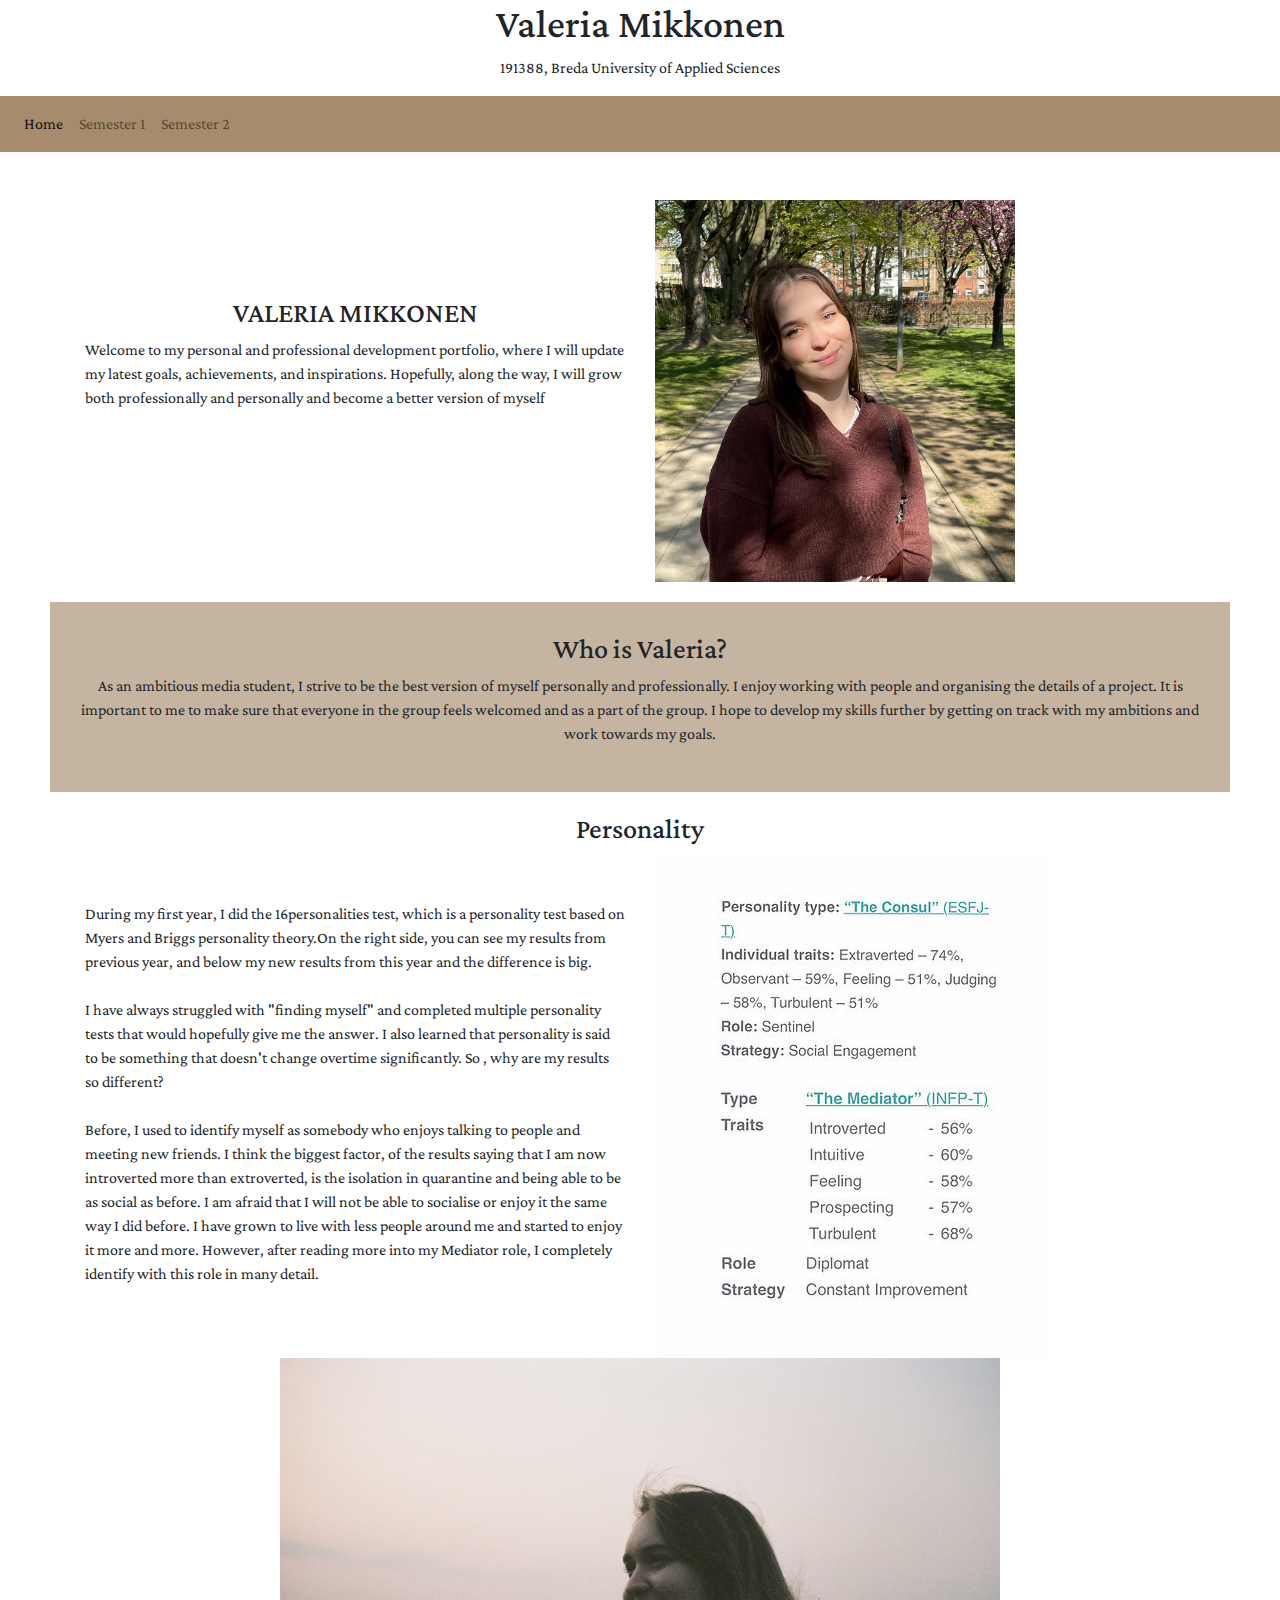
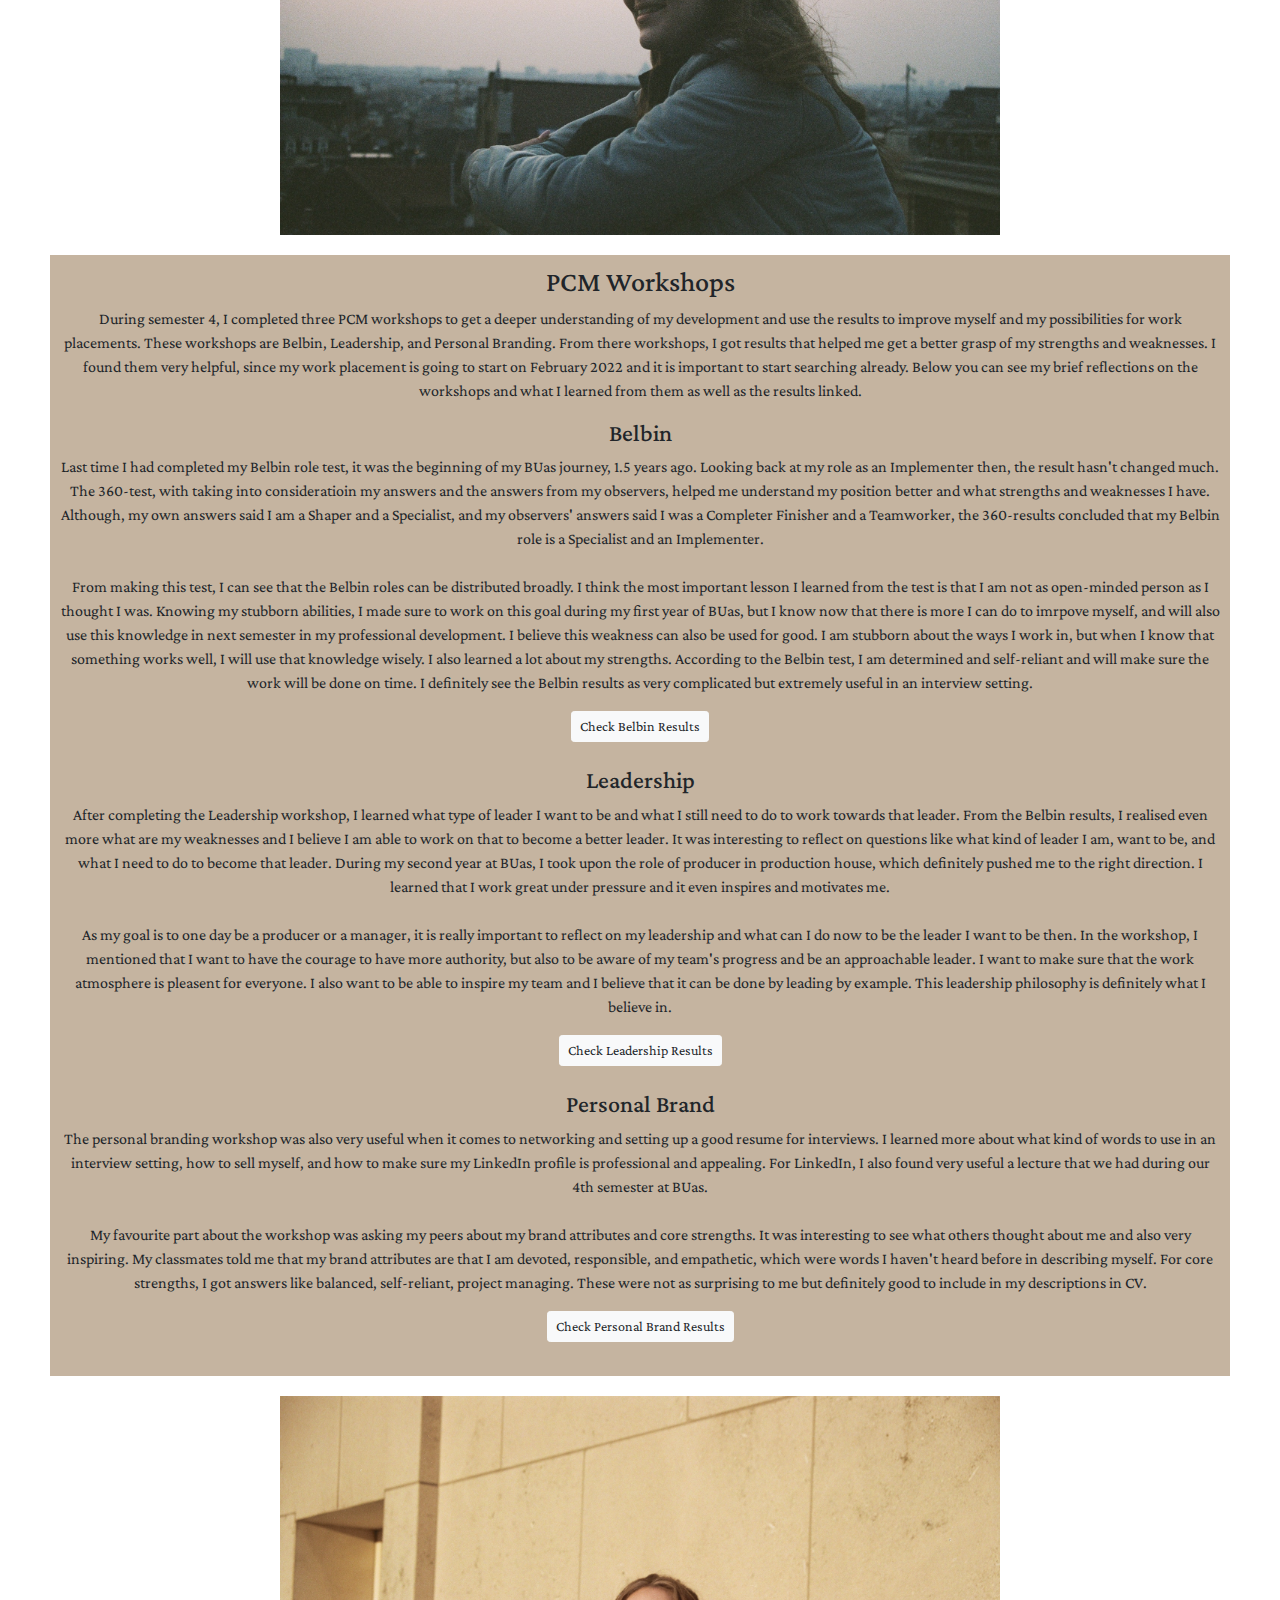
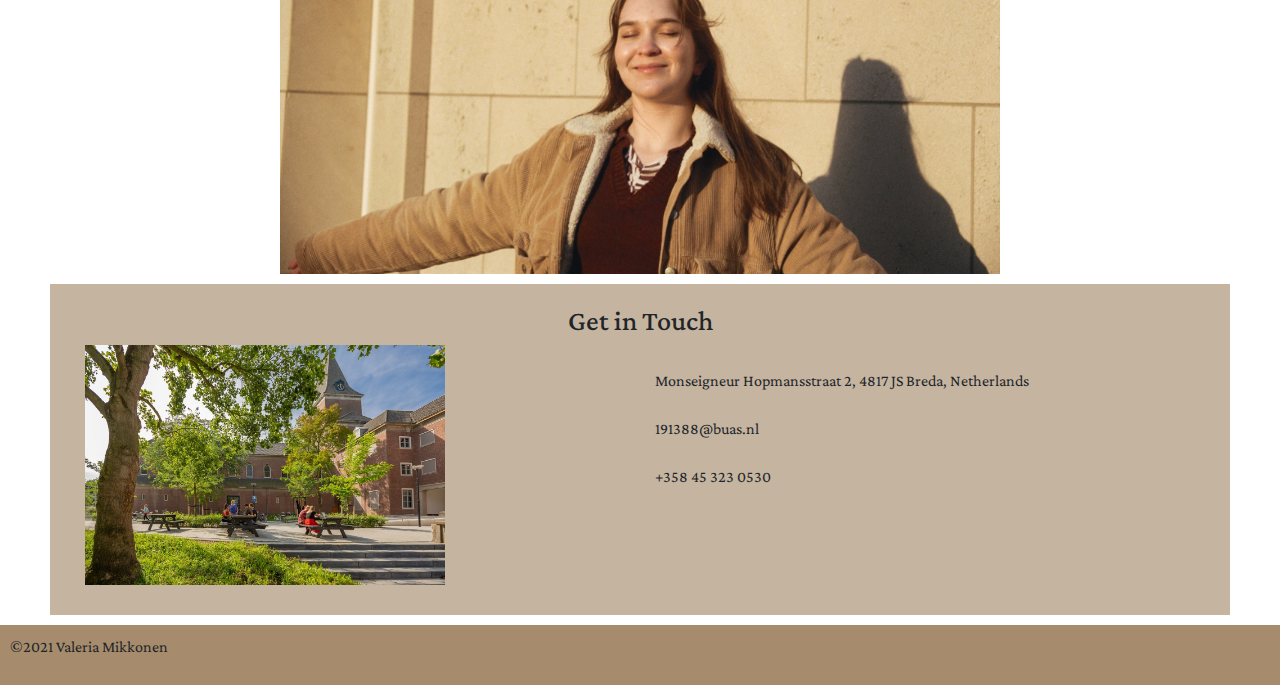
<file: index.html>
<!doctype html>
<html>
<head>
<meta charset="UTF-8">
<meta name="viewport" content="width=device-width, initial-scale=1, shrink-to-fit=no">
	<link rel="stylesheet" href="css/bootstrap.min.css">
	<link href="css/styles.css" rel="stylesheet" type="text/css">
	<style type="text/css">
    </style>
	
<link rel="preconnect" href="https://fonts.gstatic.com"> 
<link href="https://fonts.googleapis.com/css2?family=Crimson+Pro:wght@200&display=swap" rel="stylesheet">
	
<title>PCM Portfolio</title>
</head>

<body>
<!-- title starts -->
<header>
	<h1>Valeria Mikkonen</h1>
	<p>191388, Breda University of Applied Sciences</p>
</header>
<!-- title ends -->
	
<!-- navigation starts -->
<nav class="navbar navbar-expand-lg navbar-light ">
  <button class="navbar-toggler" type="button" data-toggle="collapse" data-target="#navbarNav" aria-controls="navbarNav" aria-expanded="false" aria-label="Toggle navigation">
    <span class="navbar-toggler-icon"></span>
  </button>
  <div class="collapse navbar-collapse" id="navbarNav">
    <ul class="navbar-nav">
      <li class="nav-item active">
        <a class="nav-link" href="index.html">Home</a>
      </li>
      <li class="nav-item">
        <a class="nav-link" href="semester1.html">Semester 1</a>
      </li>
      <li class="nav-item">
        <a class="nav-link" href="semester2.html">Semester 2</a>
      </li>
    </ul>
  </div>
</nav>
<!-- navigation ends -->
	<br><br>
<!-- welcome starts -->

<div class="container">
	<div class="row">
		<div class="col-sm">
			<br><br><br><br>
			<h3>VALERIA MIKKONEN</h3>
			<p>Welcome to my personal and professional development portfolio, where I will update my latest goals, achievements, and inspirations. Hopefully, along the way, I will grow both professionally and personally and become a better version of myself</p>
		</div>
		<div class="col-sm">
			<img src="images/valeria.jpeg" alt="Valeria" width="360">
		</div>
	</div>
</div>
<!-- welcome ends -->
	
<!-- bio starts -->
<div class="bio">
	<h3>Who is Valeria?</h3>
	<p>As an ambitious media student, I strive to be the best version of myself personally and professionally. I enjoy working with people and organising the details of a project. It is important to me to make sure that everyone in the group feels welcomed and as a part of the group. I hope to develop my skills further by getting on track with my ambitions and work towards my goals.</p>
</div>
<!-- bio ends -->

<!-- personality starts -->
	<h3>Personality</h3>
<div class="container">
	<div class="row">
		<div class="col-sm">
<p><br><br>During my first year, I did the 16personalities test, which is a personality test based on Myers and Briggs personality theory.On the right side, you can see my results from previous year, and below my new results from this year and the difference is big.<br><br>
I have always struggled with "finding myself" and completed multiple personality tests that would hopefully give me the answer. I also learned that personality is said to be something that doesn't change overtime significantly. So , why are my results so different?<br><br>
Before, I used to identify myself as somebody who enjoys talking to people and meeting new friends. I think the biggest factor, of the results saying that I am now introverted more than extroverted, is the isolation in quarantine and being able to be as social as before. I am afraid that I will not be able to socialise or enjoy it the same way I did before. I have grown to live with less people around me and started to enjoy it more and more. However, after reading more into my Mediator role, I completely identify with this role in many detail.</p>
		</div>
		<div class="col-sm">
			<img src="images/personality.jpg" alt="Myers and Briggs">
		</div>
	</div>
</div>

<!-- personality ends -->
	
<!-- image starts -->
<div class="container">
	<div class="row">
		<div class="col-sm"></div>
		<div class="col-sm">
			<img src="images/valeria1.jpeg" alt="Valeria" width="720">
		</div>
		<div class="col-sm"></div>
	</div>
</div>
<!-- image ends -->
	
<!-- pcm workshops start -->
<div class="workshops">
<h3>PCM Workshops</h3>
	<p>During semester 4, I completed three PCM workshops to get a deeper understanding of my development and use the results to improve myself and my possibilities for work placements. These workshops are Belbin, Leadership, and Personal Branding. From there workshops, I got results that helped me get a better grasp of my strengths and weaknesses. I found them very helpful, since my work placement is going to start on February 2022 and it is important to start searching already. Below you can see my brief reflections on the workshops and what I learned from them as well as the results linked.</p>
	<h4>Belbin</h4>
		<p>Last time I had completed my Belbin role test, it was the beginning of my BUas journey, 1.5 years ago. Looking back at my role as an Implementer then, the result hasn't changed much. The 360-test, with taking into consideratioin my answers and the answers from my observers, helped me understand my position better and what strengths and weaknesses I have. Although, my own answers said I am a Shaper and a Specialist, and my observers' answers said I was a Completer Finisher and a Teamworker, the 360-results concluded that my Belbin role is a Specialist and an Implementer.<br><br> From making this test, I can see that the Belbin roles can be distributed broadly. I think the most important lesson I learned from the test is that I am not as open-minded person as I thought I was. Knowing my stubborn abilities, I made sure to work on this goal during my first year of BUas, but I know now that there is more I can do to imrpove myself, and will also use this knowledge in next semester in my professional development. I believe this weakness can also be used for good. I am stubborn about the ways I work in, but when I know that something works well, I will use that knowledge wisely. I also learned a lot about my strengths. According to the Belbin test, I am determined and self-reliant and will make sure the work will be done on time. I definitely see the Belbin results as very complicated but extremely useful in an interview setting.</p>
		<a href="https://drive.google.com/file/d/1bdmhmhEJ6wFl3eR_qQlbH1qdDfk3e3Wn/view?usp=sharing" type="button" class="btn btn-light btn-sm" target="_blank">Check Belbin Results</a><br><br>
	<h4>Leadership</h4>
		<p>After completing the Leadership workshop, I learned what type of leader I want to be and what I still need to do to work towards that leader. From the Belbin results, I realised even more what are my weaknesses and I believe I am able to work on that to become a better leader. It was interesting to reflect on questions like what kind of leader I am, want to be, and what I need to do to become that leader. During my second year at BUas, I took upon the role of producer in production house, which definitely pushed me to the right direction. I learned that I work great under pressure and it even inspires and motivates me.<br><br> As my goal is to one day be a producer or a manager, it is really important to reflect on my leadership and what can I do now to be the leader I want to be then. In the workshop, I mentioned that I want to have the courage to have more authority, but also to be aware of my team's progress and be an approachable leader. I want to make sure that the work atmosphere is pleasent for everyone. I also want to be able to inspire my team and I believe that it can be done by leading by example. This leadership philosophy is definitely what I believe in.</p>
		<a href="https://drive.google.com/file/d/1hbuAh4sEegVdxYG9zZJt2N6kwRVjcVIX/view?usp=sharing" type="button" class="btn btn-light btn-sm" target="_blank">Check Leadership Results</a><br><br>
	<h4>Personal Brand</h4>
		<p>The personal branding workshop was also very useful when it comes to networking and setting up a good resume for interviews. I learned more about what kind of words to use in an interview setting, how to sell myself, and how to make sure my LinkedIn profile is professional and appealing. For LinkedIn, I also found very useful a lecture that we had during our 4th semester at BUas.<br><br> My favourite part about the workshop was asking my peers about my brand attributes and core strengths. It was interesting to see what others thought about me and also very inspiring. My classmates told me that my brand attributes are that I am devoted, responsible, and empathetic, which were words I haven't heard before in describing myself. For core strengths, I got answers like balanced, self-reliant, project managing. These were not as surprising to me but definitely good to include in my descriptions in CV.</p>
		<a href="https://drive.google.com/file/d/1TlzDn9mF6yh1Q3NgU7DOqqKiGDWAMffA/view?usp=sharing" type="button" class="btn btn-light btn-sm" target="_blank">Check Personal Brand Results</a><br><br>
</div>
<!-- pcm workshops end -->
	
<!-- image 2 start -->
<div class="container">
	<div class="row">
		<div class="col-sm"></div>
		<div class="col-sm">
			<img src="images/valeria3.jpg" alt="Valeria" width="720">
		</div>
		<div class="col-sm"></div>
	</div>
</div>
<!-- image 2 ends -->
	
<!-- contact starts -->
<div class="contact">
	<h3>Get in Touch</h3>
<div class="container">
	<div class="row">
		<div class="col-sm">
			<img src="images/buas.jpg" alt="Buas" height="240">
		</div>
		<div class="col-sm">
	<p><br>Monseigneur Hopmansstraat 2, 4817 JS Breda, Netherlands<br><br>
191388@buas.nl<br><br>
+358 45 323 0530</p>
		</div>
	</div>
</div>
</div>
<!-- contact ends -->
	
<!-- footer starts -->
	<footer>
		<p class="text-left">&copy;2021 Valeria Mikkonen</p>
	</footer>
<!-- footer ends -->

<!-- Optional JavaScript -->
<!-- jQuery first (Popper.js is includedin the Bootstrap JS) then Bootstrap JS -->
	<script src="js/jquery-3.5.1.slim.min.js"></script>
    <script src="js/bootstrap.bundle.min.js"></script>
</body>
</html>
</file>
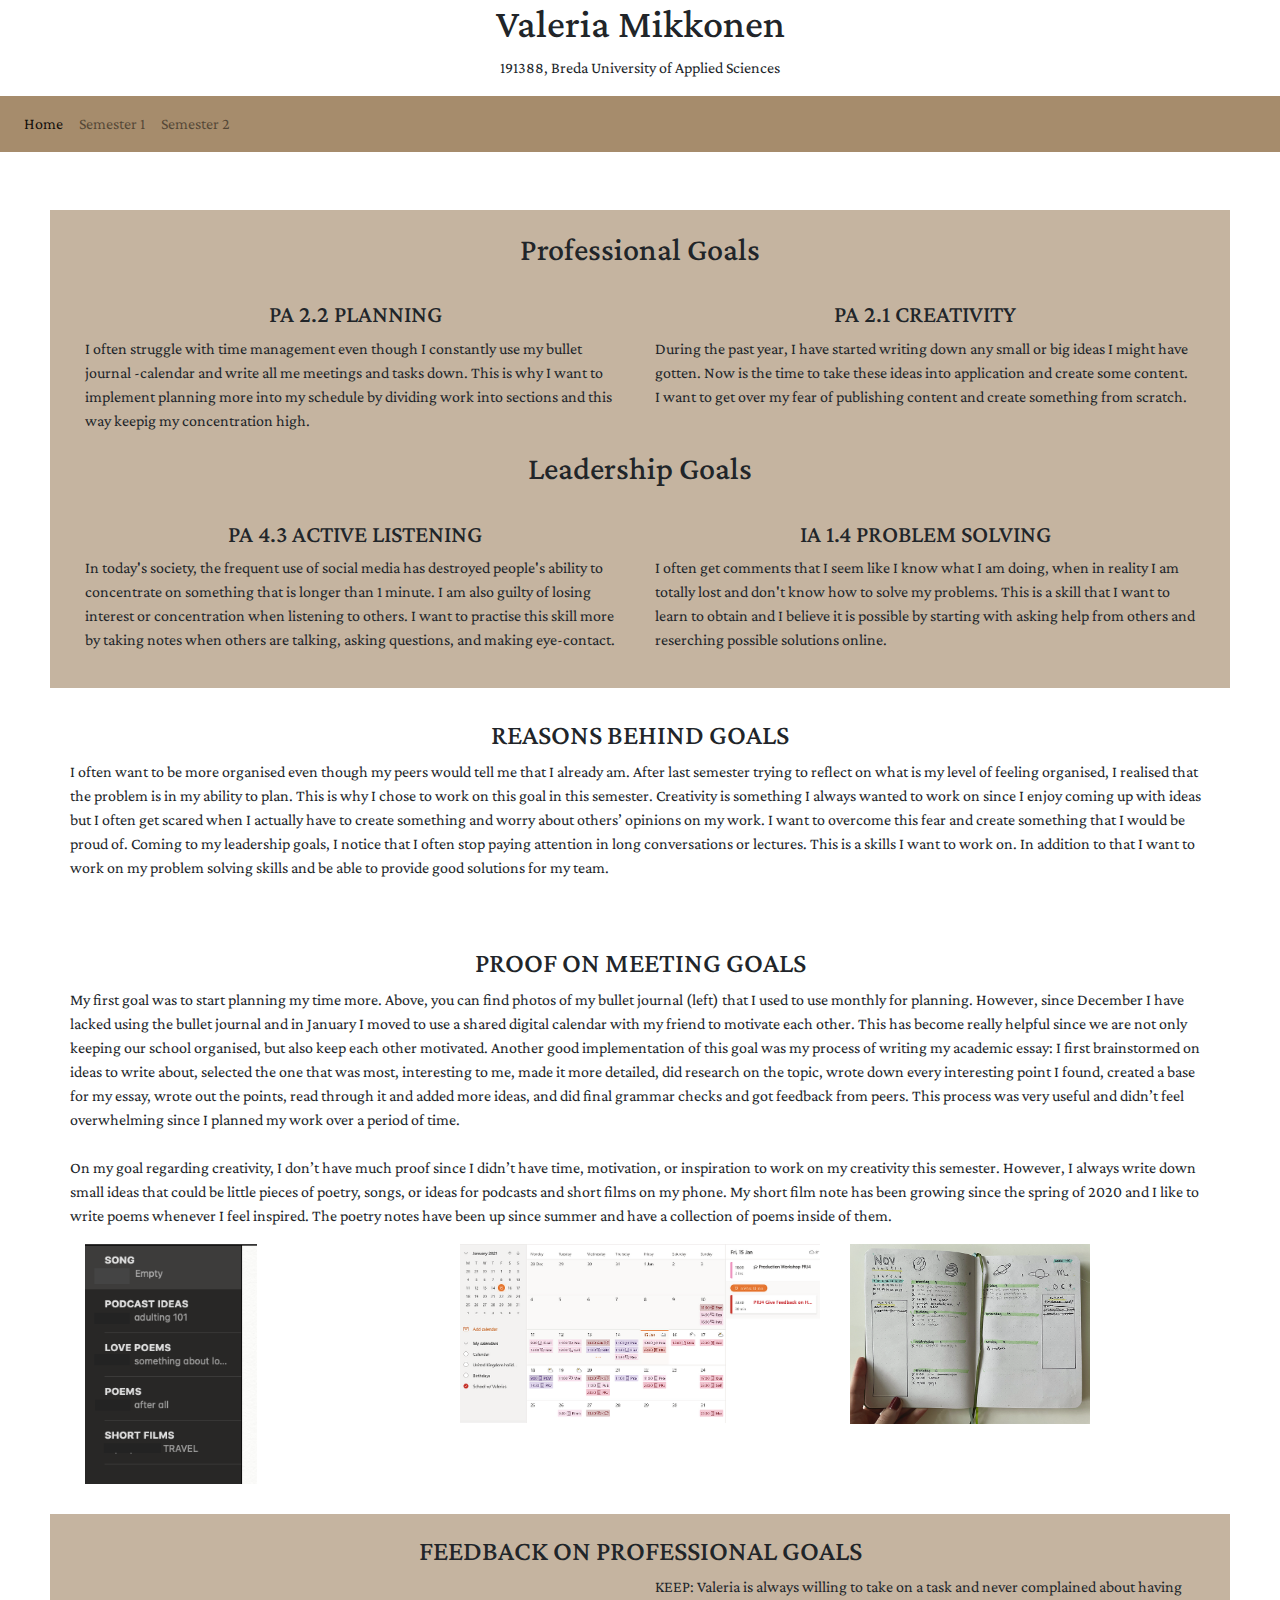
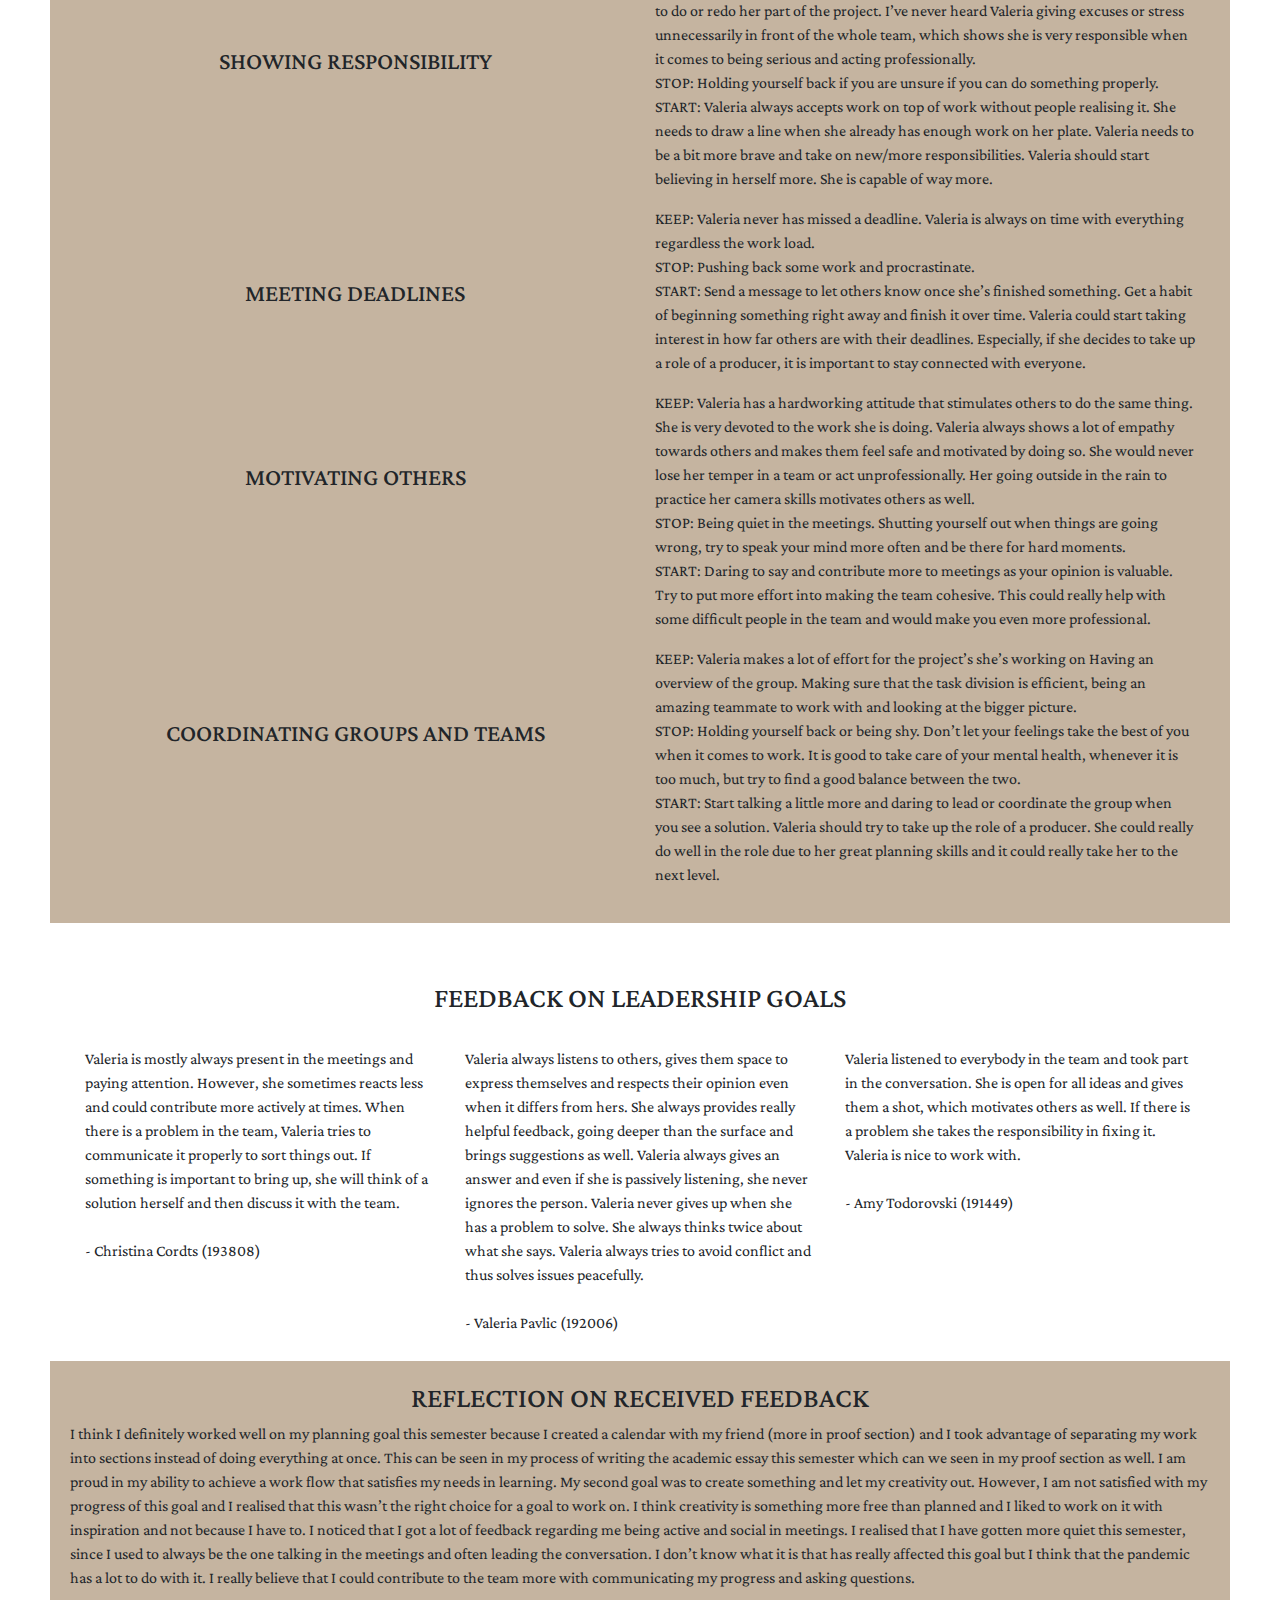
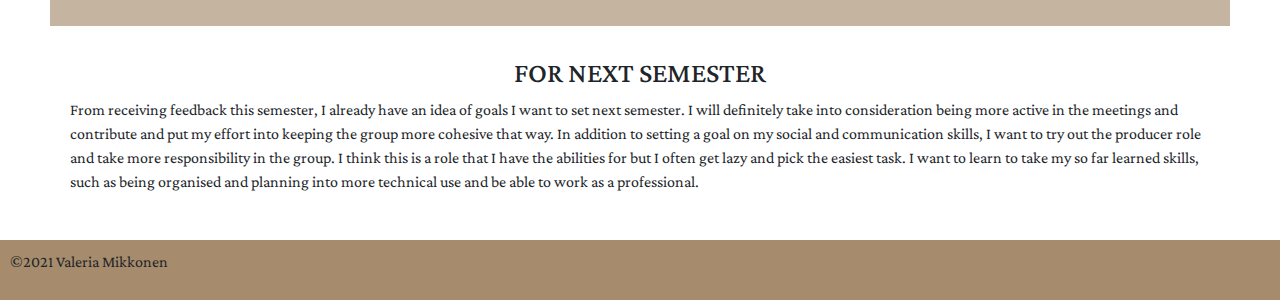
<file: semester1.html>
<!doctype html>
<html>
<head>
<meta charset="UTF-8">
<meta name="viewport" content="width=device-width, initial-scale=1, shrink-to-fit=no">
	<link rel="stylesheet" href="css/bootstrap.min.css">
	<link href="css/styles.css" rel="stylesheet" type="text/css">
	<style type="text/css">
    </style>
	
<link rel="preconnect" href="https://fonts.gstatic.com"> 
<link href="https://fonts.googleapis.com/css2?family=Crimson+Pro:wght@200&display=swap" rel="stylesheet">
	
<title>PCM Portfolio - Semester 1</title>
</head>

<body>
<!-- title starts -->
<header>
	<h1>Valeria Mikkonen</h1>
	<p>191388, Breda University of Applied Sciences</p>
</header>
<!-- title ends -->
	
<!-- navigation starts -->
<nav class="navbar navbar-expand-lg navbar-light ">
  <button class="navbar-toggler" type="button" data-toggle="collapse" data-target="#navbarNav" aria-controls="navbarNav" aria-expanded="false" aria-label="Toggle navigation">
    <span class="navbar-toggler-icon"></span>
  </button>
  <div class="collapse navbar-collapse" id="navbarNav">
    <ul class="navbar-nav">
      <li class="nav-item active">
        <a class="nav-link" href="index.html">Home</a>
      </li>
      <li class="nav-item">
        <a class="nav-link" href="semester1.html">Semester 1</a>
      </li>
      <li class="nav-item">
        <a class="nav-link" href="semester2.html">Semester 2</a>
      </li>
    </ul>
  </div>
</nav>
<!-- navigation ends -->
<br><br>
<!-- goals start -->
<div class="goals">
	<h2>Professional Goals</h2><br>
<div class="container">
	<div class="row">
		<div class="col-sm">
	<h4>PA 2.2 PLANNING</h4>
<p>I often struggle with time management even though I constantly use my bullet journal -calendar and write all me meetings and tasks down. This is why I want to implement planning more into my schedule by dividing work into sections and this way keepig my concentration high.</p>
		</div>
		<div class="col-sm">
	<h4>PA 2.1 CREATIVITY</h4>
<p>During the past year, I have started writing down any small or big ideas I might have gotten. Now is the time to take these ideas into application and create some content. I want to get over my fear of publishing content and create something from scratch.</p>
		</div>
	</div>
</div>
	<h2>Leadership Goals</h2><br>
<div class="container">
	<div class="row">
		<div class="col-sm">
	<h4>PA 4.3 ACTIVE LISTENING</h4>
<p>In today's society, the frequent use of social media has destroyed people's ability to concentrate on something that is longer than 1 minute. I am also guilty of losing interest or concentration when listening to others. I want to practise this skill more by taking notes when others are talking, asking questions, and making eye-contact.</p>
		</div>
		<div class="col-sm">
	<h4>IA 1.4 PROBLEM SOLVING</h4>
<p>I often get comments that I seem like I know what I am doing, when in reality I am totally lost and don't know how to solve my problems. This is a skill that I want to learn to obtain and I believe it is possible by starting with asking help from others and reserching possible solutions online.</p>
		</div>
	</div>
</div>
</div>
<div class="reason">
	<h3>REASONS BEHIND GOALS</h3>
<p>I often want to be more organised even though my peers would tell me that I already am. After last semester trying to reflect on what is my level of feeling organised, I realised that the problem is in my ability to plan. This is why I chose to work on this goal in this semester. 
Creativity is something I always wanted to work on since I enjoy coming up with ideas but I often get scared when I actually have to create something and worry about others’ opinions on my work. I want to overcome this fear and create something that I would be proud of.
Coming to my leadership goals, I notice that I often stop paying attention in long conversations or lectures. This is a skills I want to work on. In addition to that I want to work on my problem solving skills and be able to provide good solutions for my team.</p>
</div>
<div class="proof">
<h3>PROOF ON MEETING GOALS</h3>
<p>My first goal was to start planning my time more. Above, you can find photos of my bullet journal (left) that I used to use monthly for planning. However, since December I have lacked using the bullet journal and in January I moved to use a shared digital calendar with my friend to motivate each other. This has become really helpful since we are not only keeping our school organised, but also keep each other motivated.
Another good implementation of this goal was my process of writing my academic essay: 
I first brainstormed on ideas to write about, selected the one that was most, interesting to me, made it more detailed, did research on the topic, wrote down every interesting point I found, created a base for my essay, wrote out the points, read through it and added more ideas, and did final grammar checks and got feedback from peers.
This process was very useful and didn’t feel overwhelming since I planned my work over a period of time.<br><br>
On my goal regarding creativity, I don’t have much proof since I didn’t have time, motivation, or inspiration to work on my creativity this semester. However, I always write down small ideas that could be little pieces of poetry, songs, or ideas for podcasts and short films on my phone. My short film note has been growing since the spring of 2020 and I like to write poems whenever I feel inspired. The poetry notes have been up since summer and have a collection of poems inside of them. </p>
<div class="container">
	<div class="row">
		<div class="col-sm align-content-end">
			<img src="images/proof1-sem1.png" alt="Proof 1" height="240">
		</div>
		<div class="col-sm">
			<img src="images/proof2-sem1.png" alt="Proof 2" width="360">
		</div>
		<div class="col-sm">
			<img src="images/proof3-sem1.png" alt="Proof 3" width="240">
		</div>
	</div>
</div>
	</div>
<!-- goals end -->

<!-- feedback starts -->
<div class="feedback">
<div class="container">
	<h3>FEEDBACK ON PROFESSIONAL GOALS</h3>
	<div class="row">
		<div class="col-sm">
			<br><br><br><h4>SHOWING RESPONSIBILITY</h4>
		</div>
		<div class="col-sm">
			<p>KEEP: Valeria is always willing to take on a task and never complained about having to do or redo her part of the project. I’ve never heard Valeria giving excuses or stress unnecessarily in front of the whole team, which shows she is very responsible when it comes to being serious and acting professionally.<br>
STOP: Holding yourself back if you are unsure if you can do something properly.<br>
START: Valeria always accepts work on top of work without people realising it. She needs to draw a line when she already has enough work on her plate. Valeria needs to be a bit more brave and take on new/more responsibilities. Valeria should start believing in herself more. She is capable of way more.</p>
		</div>
	</div>
	<div class="row">
		<div class="col-sm">
			<br><br><br><h4>MEETING DEADLINES</h4>
		</div>
		<div class="col-sm">
			<p>KEEP: Valeria never has missed a deadline. Valeria is always on time with everything regardless the work load. <br>
STOP: Pushing back some work and procrastinate.<br>
START: Send a message to let others know once she’s finished something. Get a habit of beginning something right away and finish it over time. Valeria could start taking interest in how far others are with their deadlines. Especially, if she decides to take up a role of a producer, it is important to stay connected with everyone.</p>
		</div>
	</div>
	<div class="row">
		<div class="col-sm">
			<br><br><br><h4>MOTIVATING OTHERS</h4>
		</div>
		<div class="col-sm">
			<p>KEEP: Valeria has a hardworking attitude that stimulates others to do the same thing. She is very devoted to the work she is doing. Valeria always shows a lot of empathy towards others and makes them feel safe and motivated by doing so. She would never lose her temper in a team or act unprofessionally. Her going outside in the rain to practice her camera skills motivates others as well.<br>
STOP: Being quiet in the meetings. Shutting yourself out when things are going wrong, try to speak your mind more often and be there for hard moments.<br>
START: Daring to say and contribute more to meetings as your opinion is valuable. Try to put more effort into making the team cohesive. This could really help with some difficult people in the team and would make you even more professional.</p>
		</div>
	</div>
	<div class="row">
		<div class="col-sm">
			<br><br><br><h4>COORDINATING GROUPS AND TEAMS</h4>
		</div>
		<div class="col-sm">
			<p>KEEP: Valeria makes a lot of effort for the project’s she’s working on
Having an overview of the group. Making sure that the task division is efficient, being an amazing teammate to work with and looking at the bigger picture.<br>
STOP: Holding yourself back or being shy. Don’t let your feelings take the best of you when it comes to work. It is good to take care of your mental health, whenever it is too much, but try to find a good balance between the two.<br>
START: Start talking a little more and daring to lead or coordinate the group when you see a solution. Valeria should try to take up the role of a producer. She could really do well in the role due to her great planning skills and it could really take her to the next level.</p>
		</div>
	</div>
</div>
</div>
	
	<br><br><h3>FEEDBACK ON LEADERSHIP GOALS</h3><br>
<div class="container">
	<div class="row">
		<div class="col-sm">
			<p>Valeria is mostly always present in the meetings and paying attention. However, she sometimes reacts less and could contribute more actively at times. When there is a problem in the team, Valeria tries to communicate it properly to sort things out. If something is important to bring up, she will think of a solution herself and then discuss it with the team.<br><br>- Christina Cordts (193808)</p>
		</div>
		<div class="col-sm">
			<p>Valeria always listens to others, gives them space to express themselves and respects their opinion even when it differs from hers. She always provides really helpful feedback, going deeper than the surface and brings suggestions as well. Valeria always gives an answer and even if she is passively listening, she never ignores the person. Valeria never gives up when she has a problem to solve. She always thinks twice about what she says. Valeria always tries to avoid conflict and thus solves issues peacefully.<br><br>- Valeria Pavlic (192006)</p>
		</div>
		<div class="col-sm">
			<p>Valeria listened to everybody in the team and took part in the conversation. She is open for all ideas and gives them a shot, which motivates others as well. If there is a problem she takes the responsibility in fixing it. Valeria is nice to work with.<br><br>- Amy Todorovski (191449)</p>
		</div>
	</div>
</div>
<!-- feedback ends -->
	
<!-- reflection starts -->
<div class="reflection">
	<h3>REFLECTION ON RECEIVED FEEDBACK</h3>
	<p>I think I definitely worked well on my planning goal this semester because I created a calendar with my friend (more in proof section) and I took advantage of separating my work into sections instead of doing everything at once. This can be seen in my process of writing the academic essay this semester which can we seen in my proof section as well. I am proud in my ability to achieve a work flow that satisfies my needs in learning.

My second goal was to create something and let my creativity out. However, I am not satisfied with my progress of this goal and I realised that this wasn’t the right choice for a goal to work on. I think creativity is something more free than planned and I liked to work on it with inspiration and not because I have to.

I noticed that I got a lot of feedback regarding me being active and social in meetings. I realised that I have gotten more quiet this semester, since I used to always be the one talking in the meetings and often leading the conversation. I don’t know what it is that has really affected this goal but I think that the pandemic has a lot to do with it. I really believe that I could contribute to the team more with communicating my progress and asking questions.</p>
</div>
	
<div class="next-semester">
	<h3>FOR NEXT SEMESTER</h3>
	<p>From receiving feedback this semester, I already have an idea of goals I want to set next semester. I will definitely take into consideration being more active in the meetings and contribute and put my effort into keeping the group more cohesive that way. In addition to setting a goal on my social and communication skills, I want to try out the producer role and take more responsibility in the group. I think this is a role that I have the abilities for but I often get lazy and pick the easiest task. I want to learn to take my so far learned skills, such as being organised and planning into more technical use and be able to work as a professional.</p>
</div>
<!-- reflection ends -->
	
<!-- footer starts -->
	<footer>
		<p class="text-left">&copy;2021 Valeria Mikkonen</p>
	</footer>
<!-- footer ends -->

<!-- Optional JavaScript -->
<!-- jQuery first (Popper.js is includedin the Bootstrap JS) then Bootstrap JS -->
	<script src="js/jquery-3.5.1.slim.min.js"></script>
    <script src="js/bootstrap.bundle.min.js"></script>
</body>
</html>
</file>
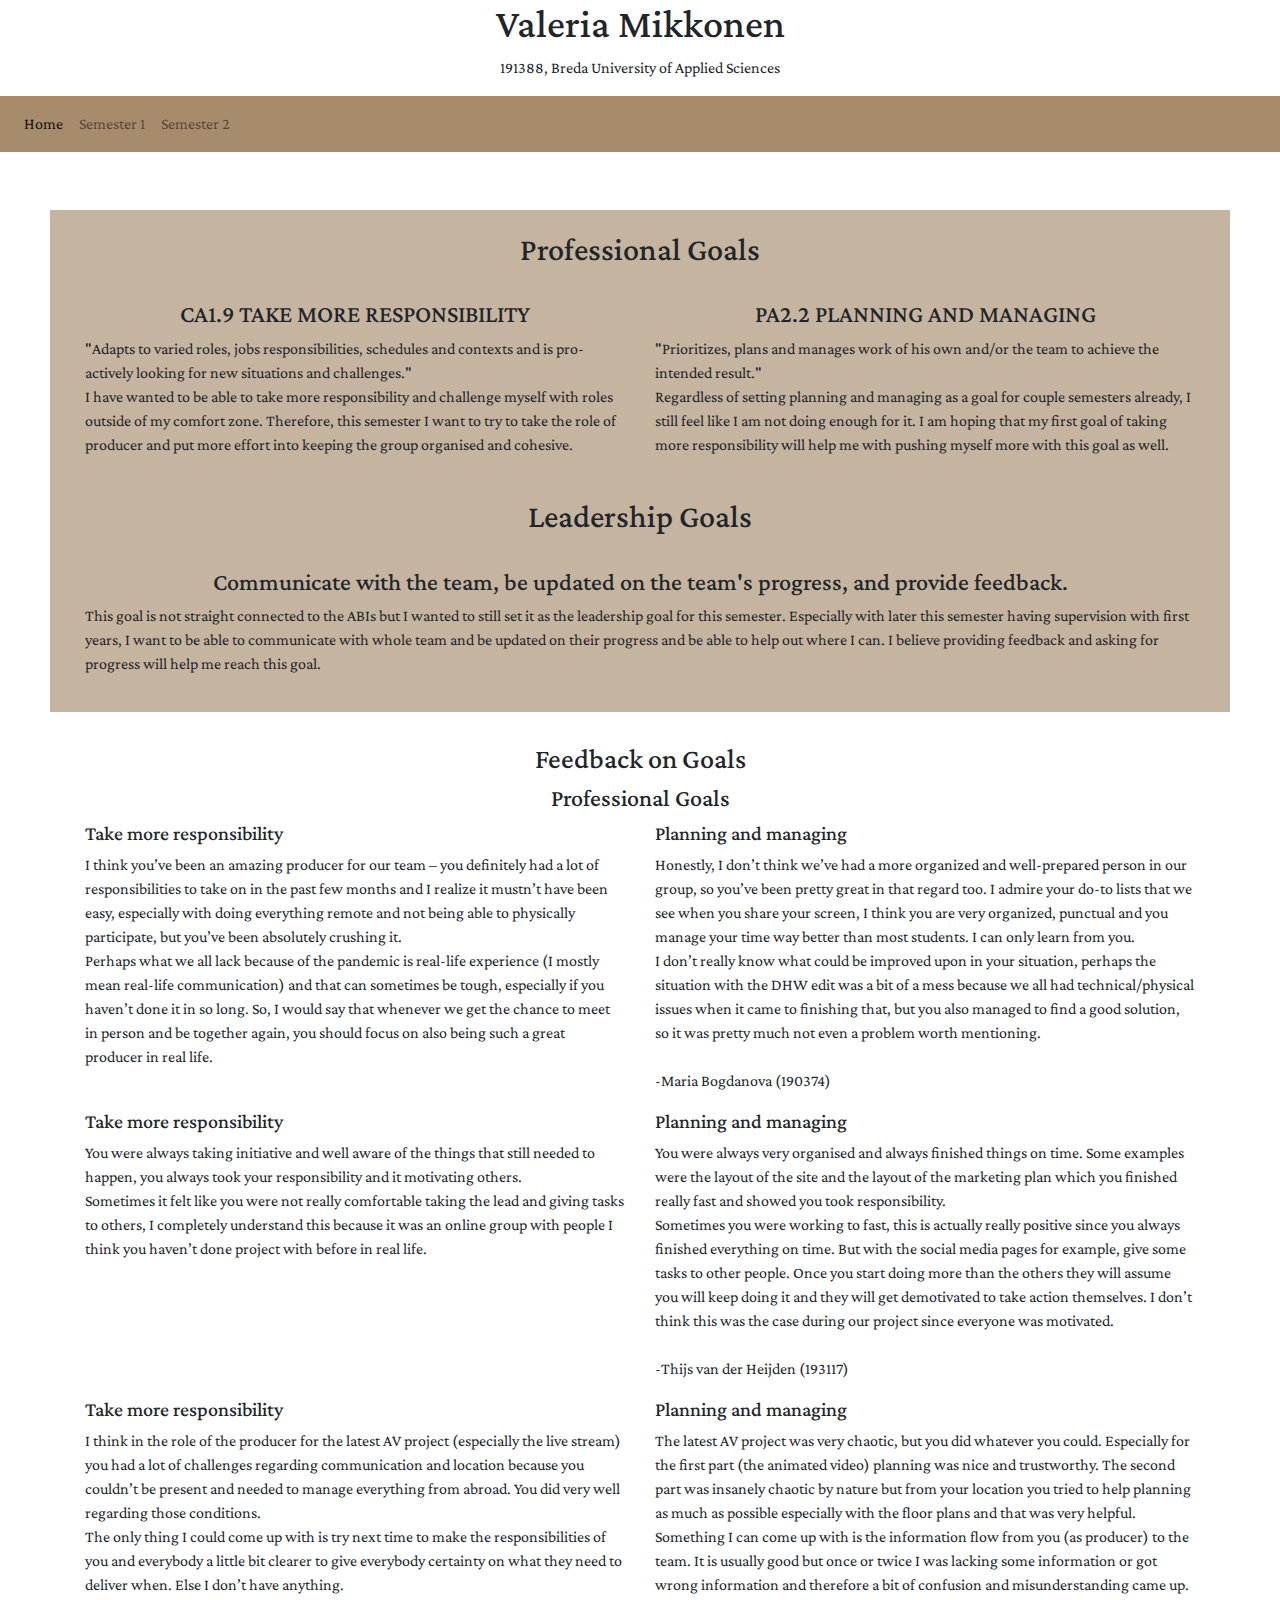
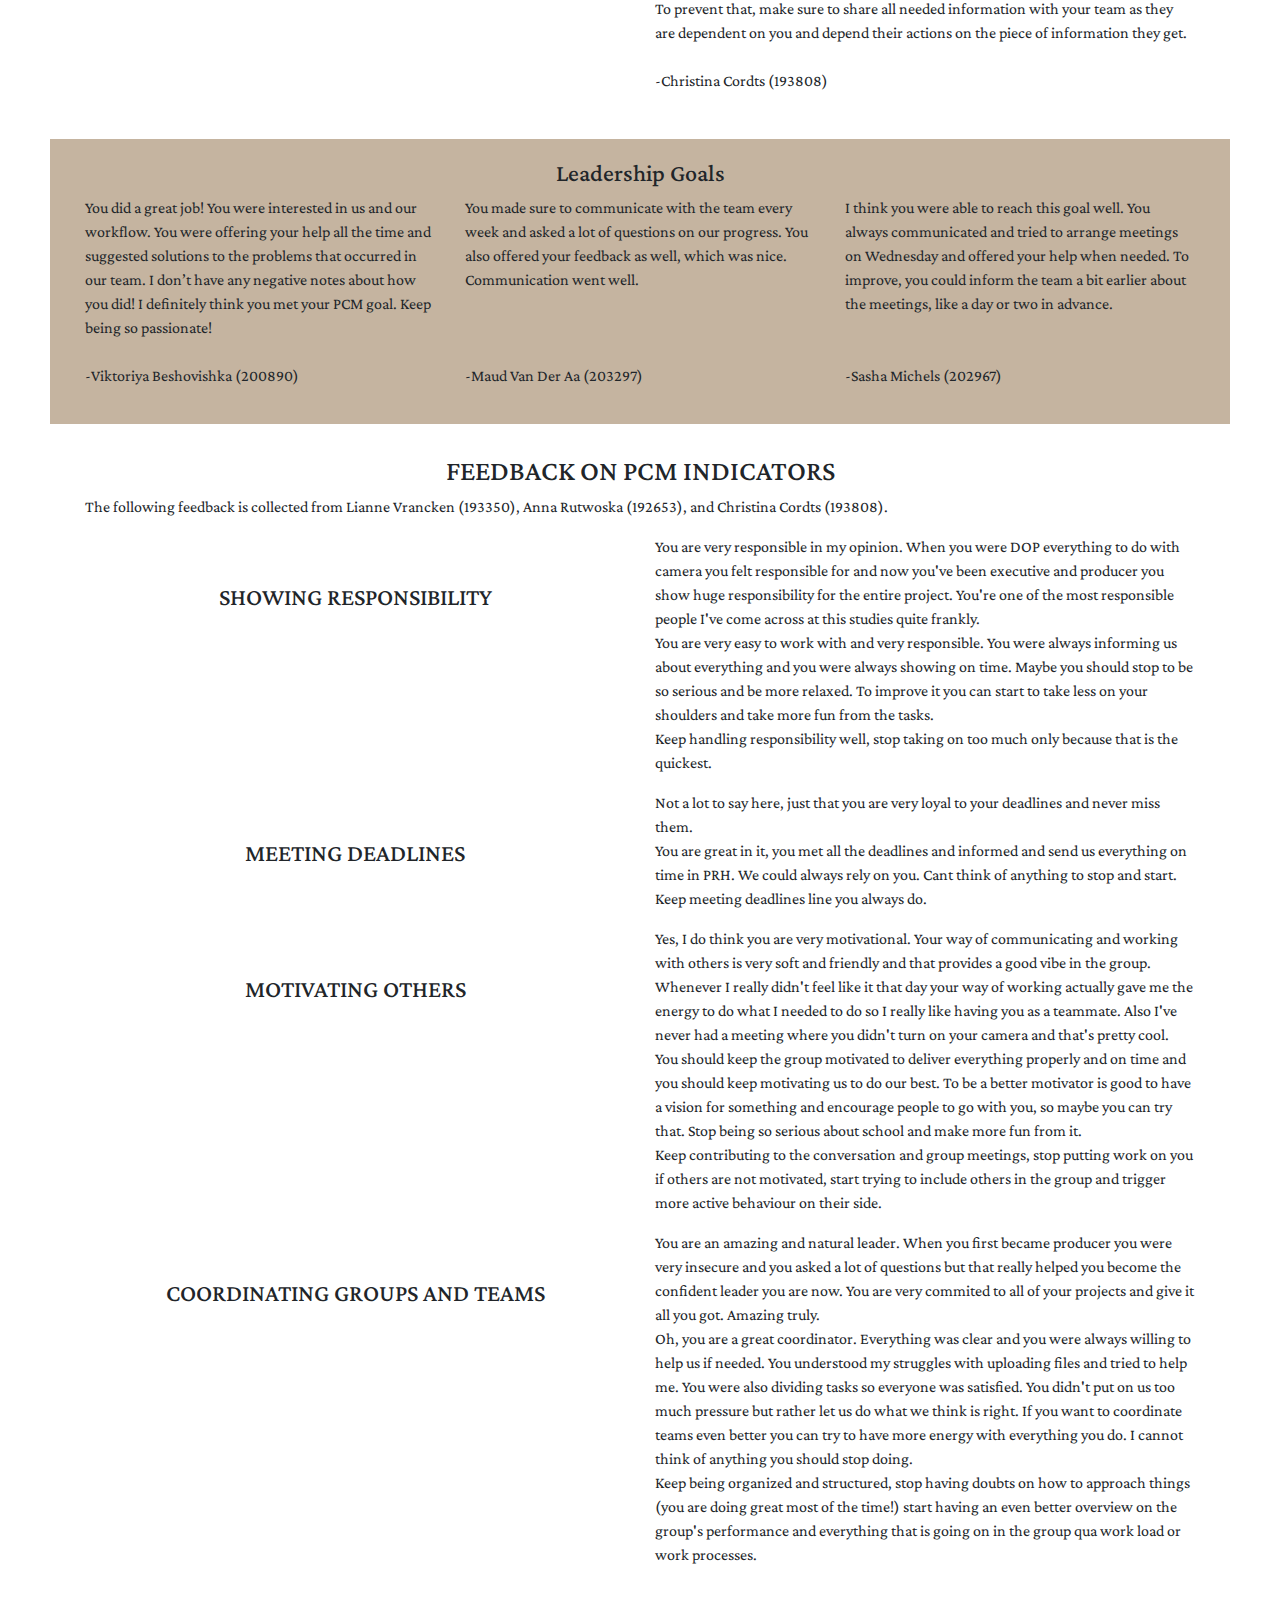
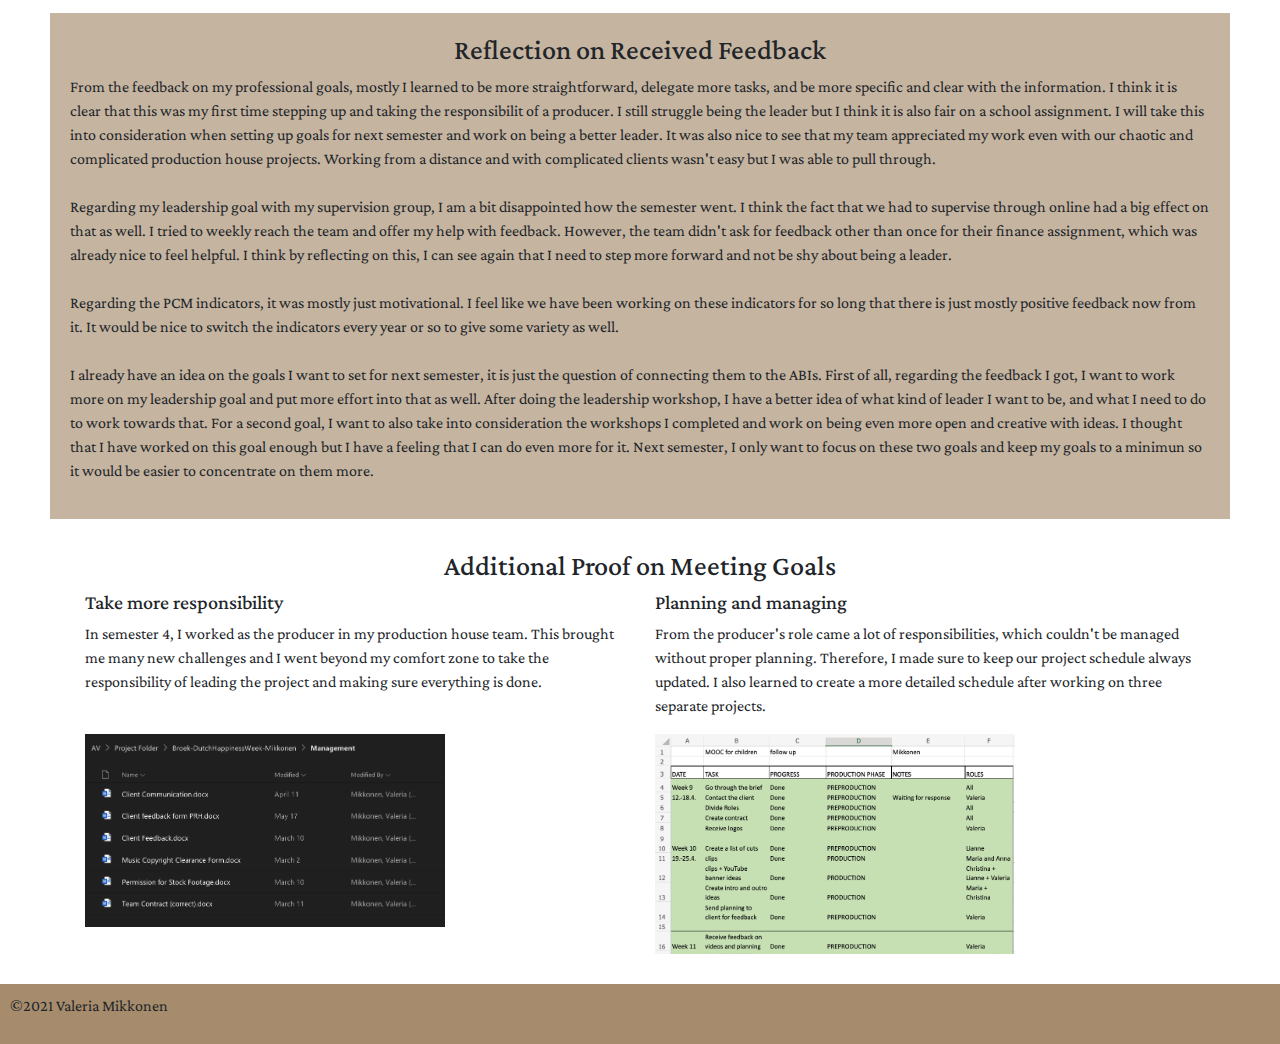
<file: semester2.html>
<!doctype html>
<html>
<head>
<meta charset="UTF-8">
<meta name="viewport" content="width=device-width, initial-scale=1, shrink-to-fit=no">
	<link rel="stylesheet" href="css/bootstrap.min.css">
	<link href="css/styles.css" rel="stylesheet" type="text/css">
	<style type="text/css">
    </style>
	
<link rel="preconnect" href="https://fonts.gstatic.com"> 
<link href="https://fonts.googleapis.com/css2?family=Crimson+Pro:wght@200&display=swap" rel="stylesheet">
	
<title>PCM Portfolio - Semester 2</title>
</head>

<body>
<!-- title starts -->
<header>
	<h1>Valeria Mikkonen</h1>
	<p>191388, Breda University of Applied Sciences</p>
</header>
<!-- title ends -->
	
<!-- navigation starts -->
<nav class="navbar navbar-expand-lg navbar-light ">
  <button class="navbar-toggler" type="button" data-toggle="collapse" data-target="#navbarNav" aria-controls="navbarNav" aria-expanded="false" aria-label="Toggle navigation">
    <span class="navbar-toggler-icon"></span>
  </button>
  <div class="collapse navbar-collapse" id="navbarNav">
    <ul class="navbar-nav">
      <li class="nav-item active">
        <a class="nav-link" href="index.html">Home</a>
      </li>
      <li class="nav-item">
        <a class="nav-link" href="semester1.html">Semester 1</a>
      </li>
      <li class="nav-item">
        <a class="nav-link" href="semester2.html">Semester 2</a>
      </li>
    </ul>
  </div>
</nav>
<!-- navigation ends -->
<br><br>

<!-- goals start -->
	<div class="goals">
	<h2>Professional Goals</h2><br>
<div class="container">
	<div class="row">
		<div class="col-sm">
	<h4>CA1.9 TAKE MORE RESPONSIBILITY</h4>
<p>"Adapts to varied roles, jobs responsibilities, schedules and contexts and is pro-actively looking for new situations and challenges."<br> I have wanted to be able to take more responsibility and challenge myself with roles outside of my comfort zone. Therefore, this semester I want to try to take the role of producer and put more effort into keeping the group organised and cohesive.</p>
		</div>
		<div class="col-sm">
	<h4>PA2.2 PLANNING AND MANAGING</h4>
<p>"Prioritizes, plans and manages work of his own and/or the team to achieve the intended result."<br> Regardless of setting planning and managing as a goal for couple semesters already, I still feel like I am not doing enough for it. I am hoping that my first goal of taking more responsibility will help me with pushing myself more with this goal as well. </p>
		</div>
	</div>
</div>
<br><h2>Leadership Goals</h2><br>
<div class="container">
	<div class="row">
		<div class="col-sm">
	<h4>Communicate with the team, be updated on the team's progress, and provide feedback.</h4>
<p>This goal is not straight connected to the ABIs but I wanted to still set it as the leadership goal for this semester. Especially with later this semester having supervision with first years, I want to be able to communicate with whole team and be updated on their progress and be able to help out where I can. I believe providing feedback and asking for progress will help me reach this goal.</p>
		</div>
	</div>
</div>
</div>
<!-- goals end -->
	
<!-- feedback on goals -->
<div class="feedback-sem2">
<h3>Feedback on Goals</h3>
<div class="container">
		<h4>Professional Goals</h4>
	<div class="row">
		<div class="col-sm">
			<h5>Take more responsibility</h5>
			<p>I think you’ve been an amazing producer for our team – you definitely had a lot of responsibilities to take on in the past few months and I realize it mustn’t have been easy, especially with doing everything remote and not being able to physically participate, but you’ve been absolutely crushing it. <br>Perhaps what we all lack because of the pandemic is real-life experience (I mostly mean real-life communication) and that can sometimes be tough, especially if you haven’t done it in so long. So, I would say that whenever we get the chance to meet in person and be together again, you should focus on also being such a great producer in real life.</p>
		</div>
		<div class="col-sm">
			<h5>Planning and managing</h5>
			<p>Honestly, I don’t think we’ve had a more organized and well-prepared person in our group, so you’ve been pretty great in that regard too. I admire your do-to lists that we see when you share your screen, I think you are very organized, punctual and you manage your time way better than most students. I can only learn from you.<br>I don’t really know what could be improved upon in your situation, perhaps the situation with the DHW edit was a bit of a mess because we all had technical/physical issues when it came to finishing that, but you also managed to find a good solution, so it was pretty much not even a problem worth mentioning.<br><br> -Maria Bogdanova (190374)</p>
		</div>
	</div>
	<div class="row">
		<div class="col-sm">
			<h5>Take more responsibility</h5>
			<p>You were always taking initiative and well aware of the things that still needed to happen, you always took your responsibility and it motivating others. <br>Sometimes it felt like you were not really comfortable taking the lead and giving tasks to others, I completely understand this because it was an online group with people I think you haven’t done project with before in real life.  </p>
		</div>
		<div class="col-sm">
			<h5>Planning and managing</h5>
			<p>You were always very organised and always finished things on time. Some examples were the layout of the site and the layout of the marketing plan which you finished really fast and showed you took responsibility. <br>Sometimes you were working to fast, this is actually really positive since you always finished everything on time. But with the social media pages for example, give some tasks to other people. Once you start doing more than the others they will assume you will keep doing it and they will get demotivated to take action themselves. I don’t think this was the case during our project since everyone was motivated.<br><br> -Thijs van der Heijden (193117)</p>
		</div>
	</div>
	<div class="row">
		<div class="col-sm">
			<h5>Take more responsibility</h5>
			<p>I think in the role of the producer for the latest AV project (especially the live stream) you had a lot of challenges regarding communication and location because you couldn’t be present and needed to manage everything from abroad. You did very well regarding those conditions.  <br>The only thing I could come up with is try next time to make the responsibilities of you and everybody a little bit clearer to give everybody certainty on what they need to deliver when. Else I don’t have anything.  </p>
		</div>
		<div class="col-sm">
			<h5>Planning and managing</h5>
			<p>The latest AV project was very chaotic, but you did whatever you could. Especially for the first part (the animated video) planning was nice and trustworthy. The second part was insanely chaotic by nature but from your location you tried to help planning as much as possible especially with the floor plans and that was very helpful.  <br>Something I can come up with is the information flow from you (as producer) to the team. It is usually good but once or twice I was lacking some information or got wrong information and therefore a bit of confusion and misunderstanding came up. To prevent that, make sure to share all needed information with your team as they are dependent on you and depend their actions on the piece of information they get.  <br><br> -Christina Cordts (193808)</p>
		</div>
	</div>
</div>
</div>
<div class="feedback">
<div class="container">
		<h4>Leadership Goals</h4>
	<div class="row">
		<div class="col-sm">
			<p>You did a great job! You were interested in us and our workflow. You were offering your help all the time and suggested solutions to the problems that occurred in our team. I don’t have any negative notes about how you did! I definitely think you met your PCM goal. Keep being so passionate!<br><br> -Viktoriya Beshovishka (200890)</p>
		</div>
		<div class="col-sm">
			<p>You made sure to communicate with the team every week and asked a lot of questions on our progress. You also offered your feedback as well, which was nice. Communication went well.<br><br><br><br>-Maud Van Der Aa (203297)</p>
		</div>
		<div class="col-sm">
			<p>I think you were able to reach this goal well. You always communicated and tried to arrange meetings on Wednesday and offered your help when needed. To improve, you could inform the team a bit earlier about the meetings, like a day or two in advance. <br><br><br> -Sasha Michels (202967)</p>
		</div>
	</div>
</div>
</div>
<!-- feedback ends -->
	
<!-- pcm attributes -->
<div class="pcm">
<div class="container">
	<h3>FEEDBACK ON PCM INDICATORS</h3>
	<p>The following feedback is collected from Lianne Vrancken (193350), Anna Rutwoska (192653), and Christina Cordts (193808). </p>
	<div class="row">
		<div class="col-sm">
			<br><br><h4>SHOWING RESPONSIBILITY</h4>
		</div>
		<div class="col-sm">
			<p>You are very responsible in my opinion. When you were DOP everything to do with camera you felt responsible for and now you've been executive and producer you show huge responsibility for the entire project. You're one of the most responsible people I've come across at this studies quite frankly.<br>You are very easy to work with and very responsible. You were always informing us about everything and you were always showing on time. Maybe you should stop to be so serious and be more relaxed. To improve it you can start to take less on your shoulders and take more fun from the tasks.<br>Keep handling responsibility well, stop taking on too much only because that is the quickest.</p>
		</div>
	</div>
	<div class="row">
		<div class="col-sm">
			<br><br><h4>MEETING DEADLINES</h4>
		</div>
		<div class="col-sm">
			<p>Not a lot to say here, just that you are very loyal to your deadlines and never miss them.<br>You are great in it, you met all the deadlines and informed and send us everything on time in PRH. We could always rely on you. Cant think of anything to stop and start.<br> Keep meeting deadlines line you always do.</p>
		</div>
	</div>
	<div class="row">
		<div class="col-sm">
			<br><br><h4>MOTIVATING OTHERS</h4>
		</div>
		<div class="col-sm">
			<p>Yes, I do think you are very motivational. Your way of communicating and working with others is very soft and friendly and that provides a good vibe in the group. Whenever I really didn't feel like it that day your way of working actually gave me the energy to do what I needed to do so I really like having you as a teammate. Also I've never had a meeting where you didn't turn on your camera and that's pretty cool.<br>You should keep the group motivated to deliver everything properly and on time and you should keep motivating us to do our best. To be a better motivator is good to have a vision for something and encourage people to go with you, so maybe you can try that. Stop being so serious about school and make more fun from it.<br>Keep contributing to the conversation and group meetings, stop putting work on you if others are not motivated, start trying to include others in the group and trigger more active behaviour on their side.</p>
		</div>
	</div>
	<div class="row">
		<div class="col-sm">
			<br><br><h4>COORDINATING GROUPS AND TEAMS</h4>
		</div>
		<div class="col-sm">
			<p>You are an amazing and natural leader. When you first became producer you were very insecure and you asked a lot of questions but that really helped you become the confident leader you are now. You are very commited to all of your projects and give it all you got. Amazing truly.<br>Oh, you are a great coordinator. Everything was clear and you were always willing to help us if needed. You understood my struggles with uploading files and tried to help me. You were also dividing tasks so everyone was satisfied. You didn't put on us too much pressure but rather let us do what we think is right. If you want to coordinate teams even better you can try to have more energy with everything you do. I cannot think of anything you should stop doing.<br>Keep being organized and structured, stop having doubts on how to approach things (you are doing great most of the time!) start having an even better overview on the group's performance and everything that is going on in the group qua work load or work processes.</p>
		</div>
	</div>
</div>
</div>
<!-- pcm attributes end -->
	
<!-- reflection on feedback -->
<div class="reflection">
	<h3>Reflection on Received Feedback</h3>
	<p>From the feedback on my professional goals, mostly I learned to be more straightforward, delegate more tasks, and be more specific and clear with the information. I think it is clear that this was my first time stepping up and taking the responsibilit of a producer. I still struggle being the leader but I think it is also fair on a school assignment. I will take this into consideration when setting up goals for next semester and work on being a better leader. It was also nice to see that my team appreciated my work even with our chaotic and complicated production house projects. Working from a distance and with complicated clients wasn't easy but I was able to pull through.<br><br> Regarding my leadership goal with my supervision group, I am a bit disappointed how the semester went. I think the fact that we had to supervise through online had a big effect on that as well. I tried to weekly reach the team and offer my help with feedback. However, the team didn't ask for feedback other than once for their finance assignment, which was already nice to feel helpful. I think by reflecting on this, I can see again that I need to step more forward and not be shy about being a leader.<br><br> Regarding the PCM indicators, it was mostly just motivational. I feel like we have been working on these indicators for so long that there is just mostly positive feedback now from it. It would be nice to switch the indicators every year or so to give some variety as well.<br><br> I already have an idea on the goals I want to set for next semester, it is just the question of connecting them to the ABIs. First of all, regarding the feedback I got, I want to work more on my leadership goal and put more effort into that as well. After doing the leadership workshop, I have a better idea of what kind of leader I want to be, and what I need to do to work towards that. For a second goal, I want to also take into consideration the workshops I completed and work on being even more open and creative with ideas. I thought that I have worked on this goal enough but I have a feeling that I can do even more for it. Next semester, I only want to focus on these two goals and keep my goals to a minimun so it would be easier to concentrate on them more.</p>
</div>
<!-- reflection ends -->
	
<!-- additional proof -->
<div class="proof">
	<h3>Additional Proof on Meeting Goals</h3>
<div class="container">
	<div class="row">
		<div class="col-sm">
			<h5>Take more responsibility</h5>
			<p>In semester 4, I worked as the producer in my production house team. This brought me many new challenges and I went beyond my comfort zone to take the responsibility of leading the project and making sure everything is done.<br><br></p>
			<img src="images/proof1-sem2.png" alt="Proof 1" width="360">
		</div>
		<div class="col-sm">
			<h5>Planning and managing</h5>
			<p>From the producer's role came a lot of responsibilities, which couldn't be managed without proper planning. Therefore, I made sure to keep our project schedule always updated. I also learned to create a more detailed schedule after working on three separate projects.</p>
			<img src="images/proof2-sem2.png" alt="Proof 2" width="360">
		</div>
	</div>
</div>
</div>
<!-- proof ends -->


	
<!-- footer starts -->
	<footer>
		<p class="text-left">&copy;2021 Valeria Mikkonen</p>
	</footer>
<!-- footer ends -->
	
<!-- Optional JavaScript -->
<!-- jQuery first (Popper.js is includedin the Bootstrap JS) then Bootstrap JS -->
	<script src="js/jquery-3.5.1.slim.min.js"></script>
    <script src="js/bootstrap.bundle.min.js"></script>
</body>
</html>
</file>
<file: css/styles.css>
@charset "UTF-8";
/* CSS Document */

*{
	font-family: 'Crimson Pro', serif;
	margin: 0px;
	padding: 0px;
}

/* home page */
header {
	text-align: center;
}
.navbar {
	background-color: #A68C6C;
}

h3 {
	text-align: center;
}

.bio {
	margin: 20px;
	margin-left: 50px;
	margin-right: 50px;
	padding: 30px;
	background-color: #C5B4A0;
	text-align: center;
}

.workshops {
	margin: 20px;
	margin-left: 50px;
	margin-right: 50px;
	padding: 10px;
	background-color: #C5B4A0;
	text-align: center;
}

.contact {
	margin: 10px;
	margin-left: 50px;
	margin-right: 50px;
	padding: 10px;
	padding-top: 20px;
	padding-bottom: 30px;
	background-color: #C5B4A0;
}
footer {
	background-color: #A68C6C;
	padding: 10px;
}

/* semester 1 */

h2 {
	text-align: center;
}
h4 {
	text-align: center;
}
.goals {
	margin: 10px;
	margin-left: 50px;
	margin-right: 50px;
	padding: 20px;
	background-color: #C5B4A0;
}
.reason {
	margin: 10px;
	margin-left: 50px;
	margin-right: 50px;
	padding: 20px;
}
.proof {
	margin: 10px;
	margin-left: 50px;
	margin-right: 50px;
	padding: 20px;
}
.feedback {
	margin: 10px;
	margin-left: 50px;
	margin-right: 50px;
	padding: 20px;
	background-color: #C5B4A0;
}
.reflection {
	margin: 10px;
	margin-left: 50px;
	margin-right: 50px;
	padding: 20px;
	background-color: #C5B4A0;
}
.next-semester {
	margin: 10px;
	margin-left: 50px;
	margin-right: 50px;
	padding: 20px;
}
/* semester 2 */

.feedback-sem2 {
	margin: 10px;
	margin-left: 50px;
	margin-right: 50px;
	padding: 20px;
}

.pcm {
	margin: 10px;
	margin-left: 50px;
	margin-right: 50px;
	padding: 20px;
}
</file>
